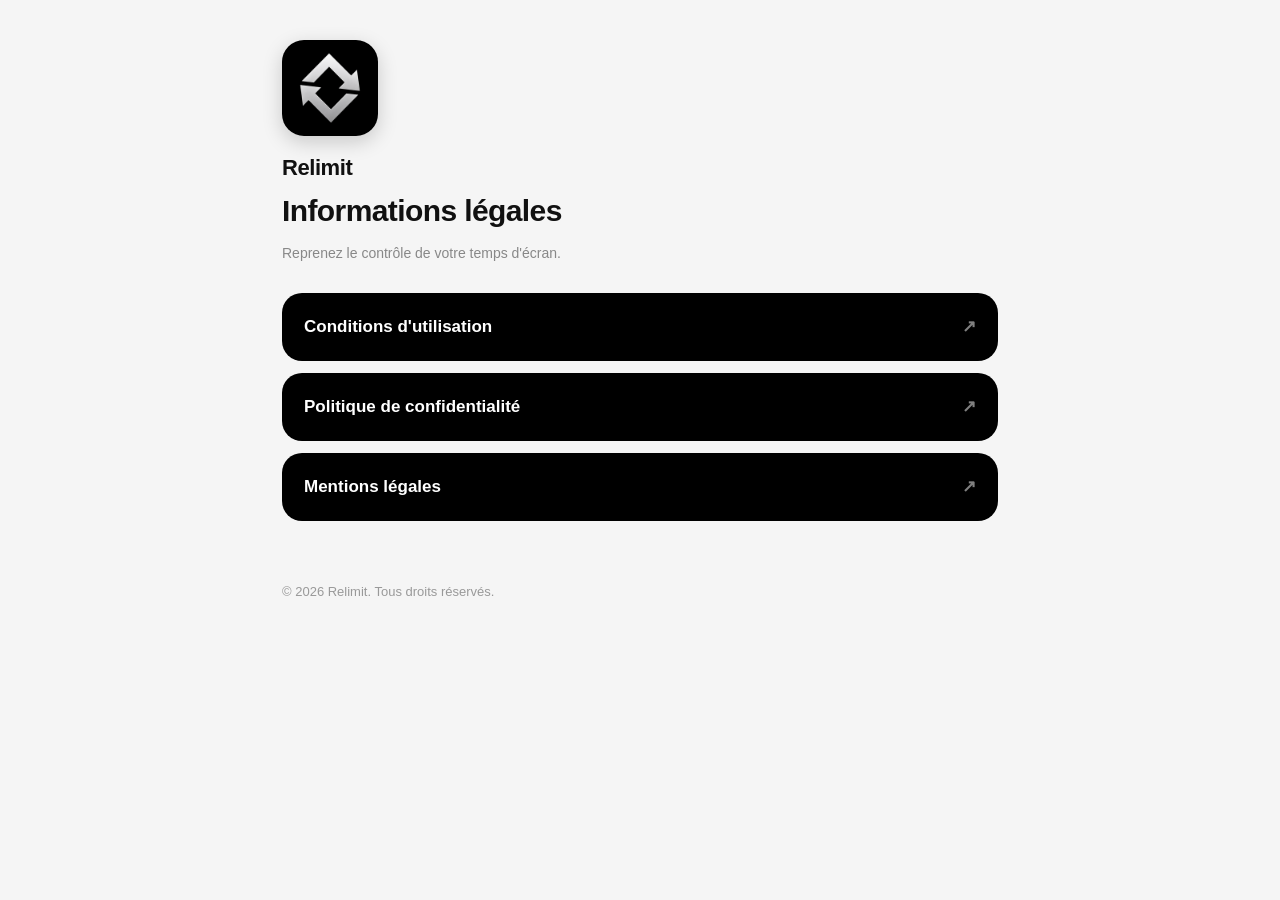
<file: index.html>
<!doctype html>
<html lang="fr">
<head>
  <meta charset="utf-8">
  <meta name="viewport" content="width=device-width, initial-scale=1">
  <title>Relimit — Informations légales</title>
  <link rel="stylesheet" href="/style.css">
</head>
<body>
  <div class="wrap">
    <img class="logo" src="/logo.png" alt="Relimit" width="96" height="96">
    <div class="brand">Relimit</div>
    <h1>Informations légales</h1>
    <p class="updated">Reprenez le contrôle de votre temps d'écran.</p>
    <div class="card-links">
      <a href="/terms">Conditions d'utilisation <span class="arrow">↗</span></a>
      <a href="/privacy">Politique de confidentialité <span class="arrow">↗</span></a>
      <a href="/legal">Mentions légales <span class="arrow">↗</span></a>
    </div>
    <footer>© 2026 Relimit. Tous droits réservés.</footer>
  </div>
</body>
</html>
</file>
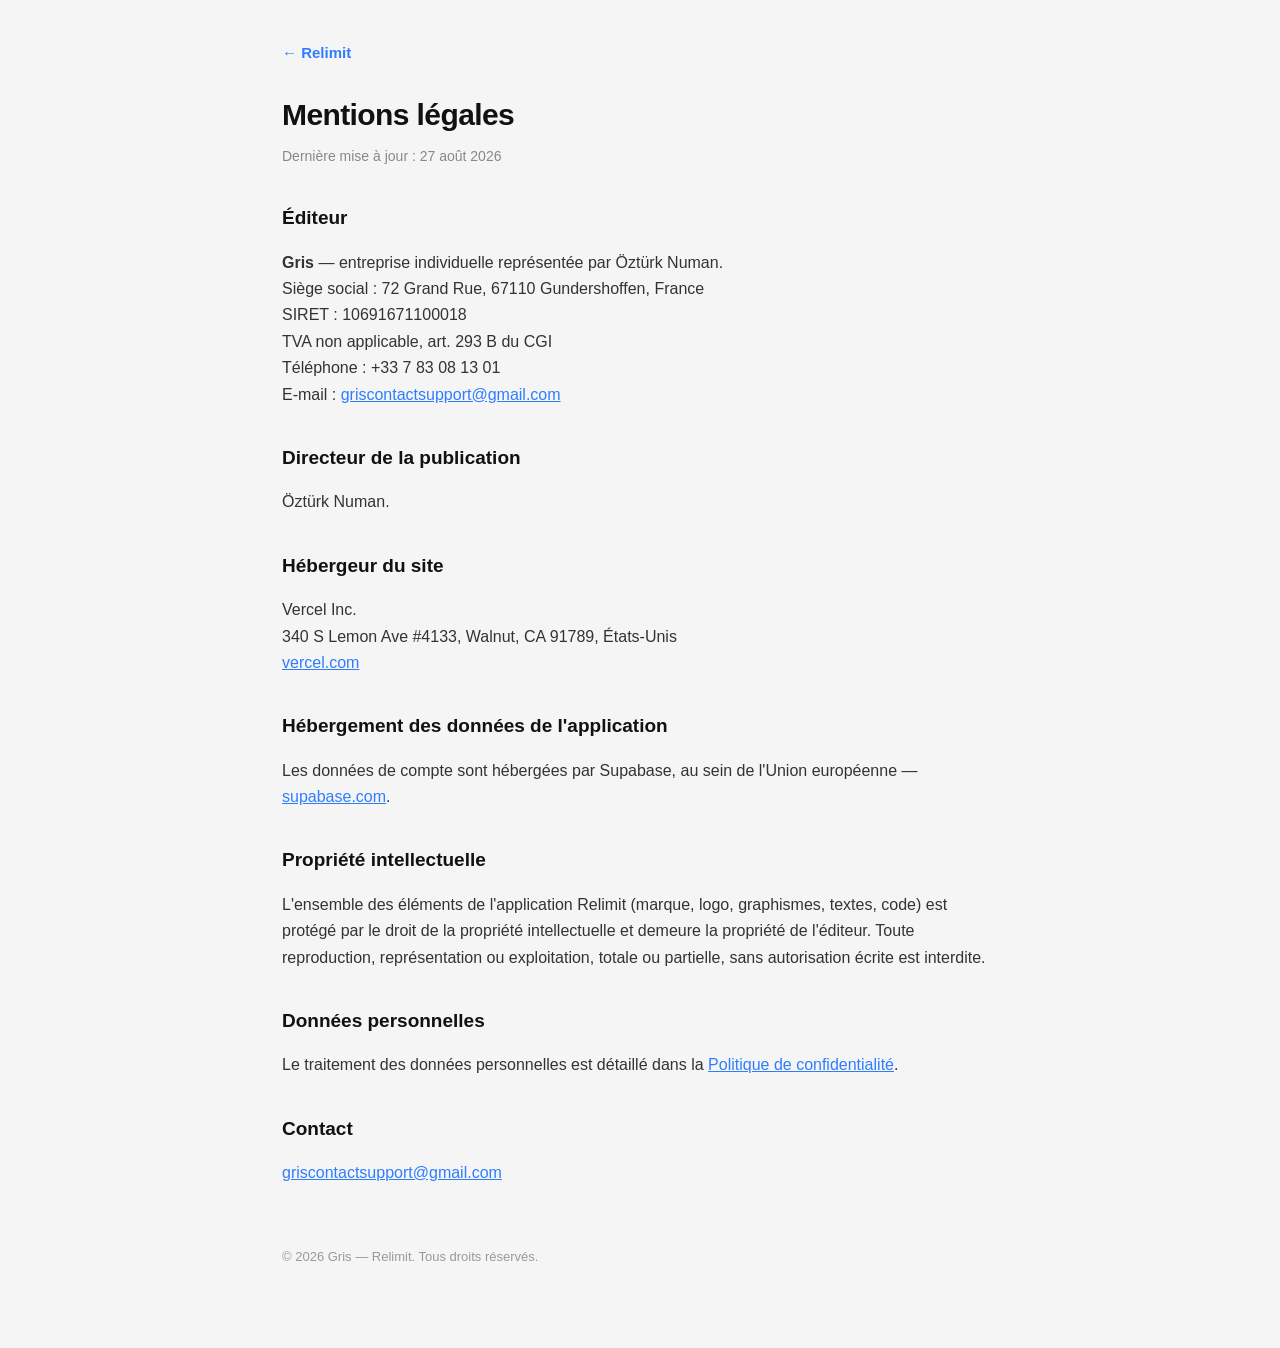
<file: legal.html>
<!doctype html>
<html lang="fr">
<head>
  <meta charset="utf-8">
  <meta name="viewport" content="width=device-width, initial-scale=1">
  <title>Mentions légales — Relimit</title>
  <link rel="stylesheet" href="/style.css">
</head>
<body>
  <div class="wrap">
    <header><a class="back" href="/">← Relimit</a></header>
    <h1>Mentions légales</h1>
    <p class="updated">Dernière mise à jour : 27 août 2026</p>

    <h2>Éditeur</h2>
    <p>
      <strong>Gris</strong> — entreprise individuelle représentée par Öztürk Numan.<br>
      Siège social : 72 Grand Rue, 67110 Gundershoffen, France<br>
      SIRET : 10691671100018<br>
      TVA non applicable, art. 293 B du CGI<br>
      Téléphone : +33 7 83 08 13 01<br>
      E-mail : <a href="mailto:griscontactsupport@gmail.com">griscontactsupport@gmail.com</a>
    </p>

    <h2>Directeur de la publication</h2>
    <p>Öztürk Numan.</p>

    <h2>Hébergeur du site</h2>
    <p>
      Vercel Inc.<br>
      340 S Lemon Ave #4133, Walnut, CA 91789, États-Unis<br>
      <a href="https://vercel.com">vercel.com</a>
    </p>

    <h2>Hébergement des données de l'application</h2>
    <p>Les données de compte sont hébergées par Supabase, au sein de l'Union européenne — <a href="https://supabase.com">supabase.com</a>.</p>

    <h2>Propriété intellectuelle</h2>
    <p>L'ensemble des éléments de l'application Relimit (marque, logo, graphismes, textes, code) est protégé par le droit de la propriété intellectuelle et demeure la propriété de l'éditeur. Toute reproduction, représentation ou exploitation, totale ou partielle, sans autorisation écrite est interdite.</p>

    <h2>Données personnelles</h2>
    <p>Le traitement des données personnelles est détaillé dans la <a href="/privacy">Politique de confidentialité</a>.</p>

    <h2>Contact</h2>
    <p><a href="mailto:griscontactsupport@gmail.com">griscontactsupport@gmail.com</a></p>

    <footer>© 2026 Gris — Relimit. Tous droits réservés.</footer>
  </div>
</body>
</html>
</file>
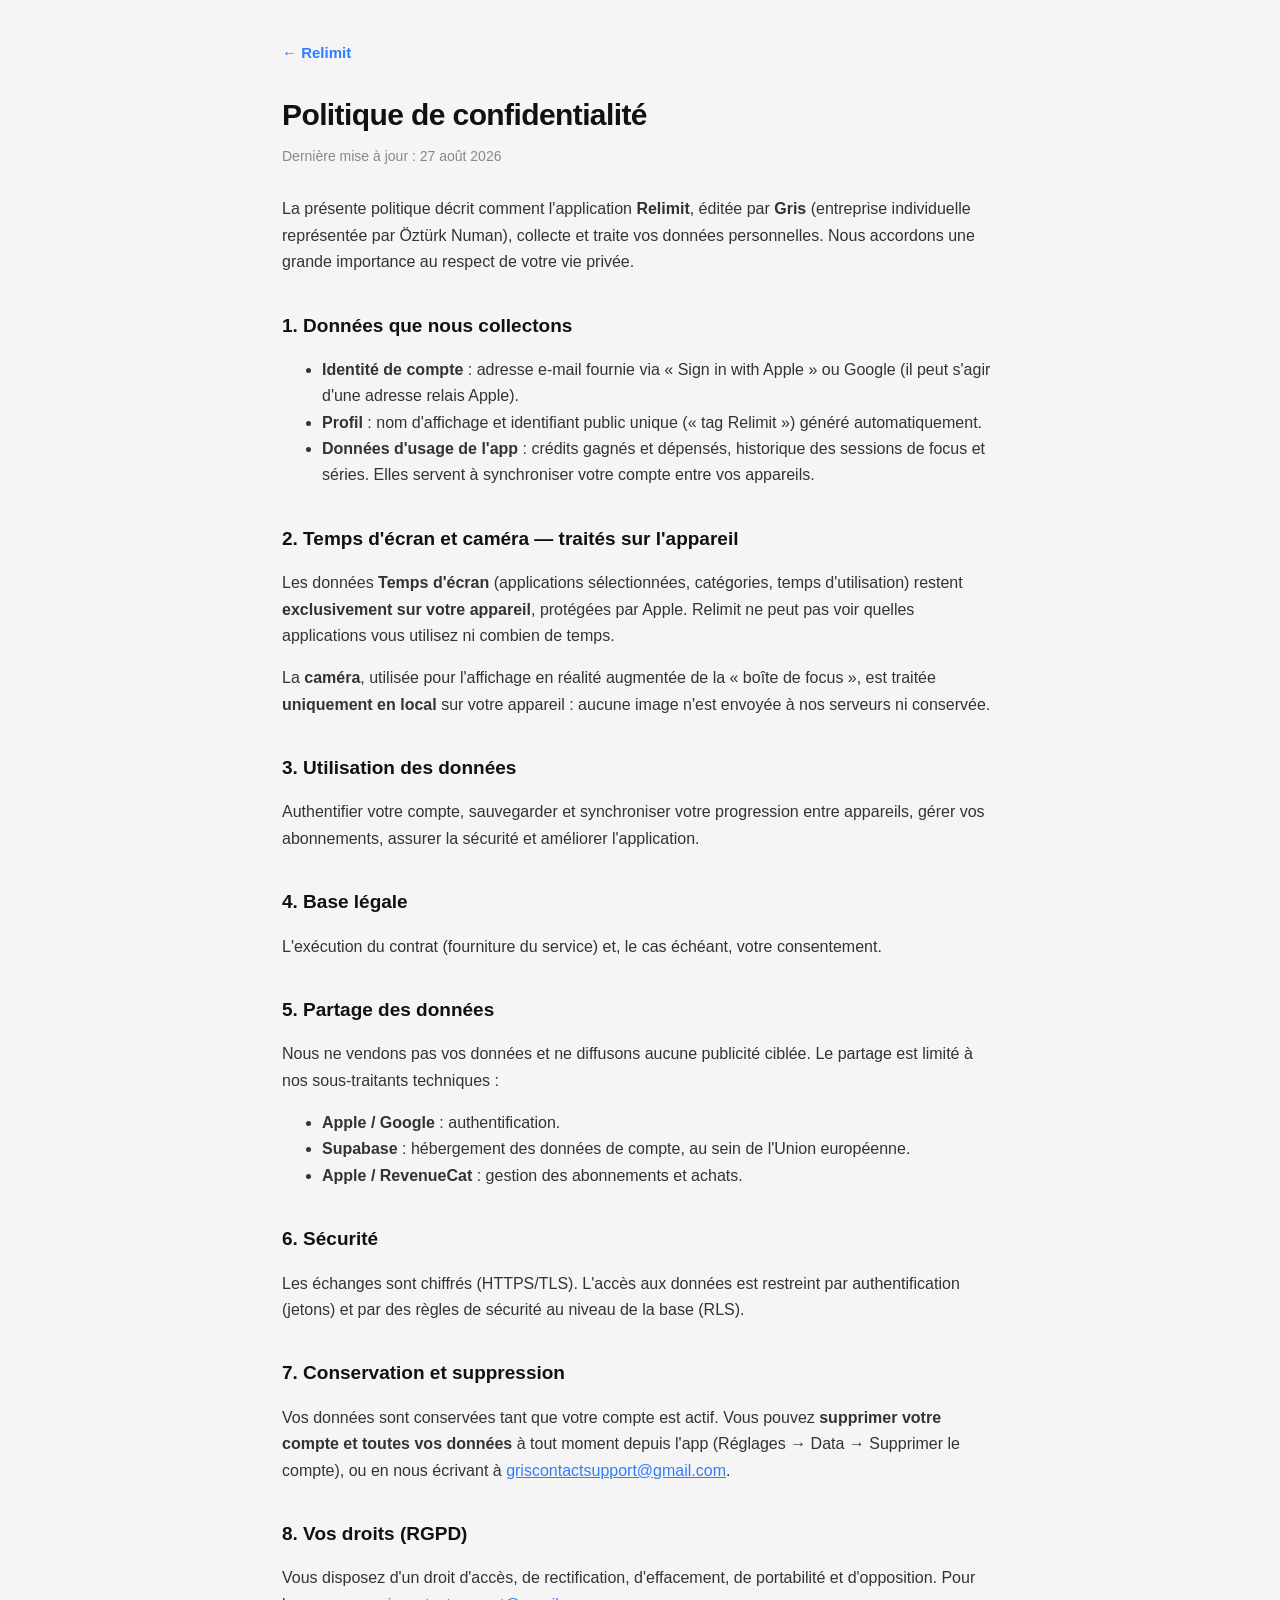
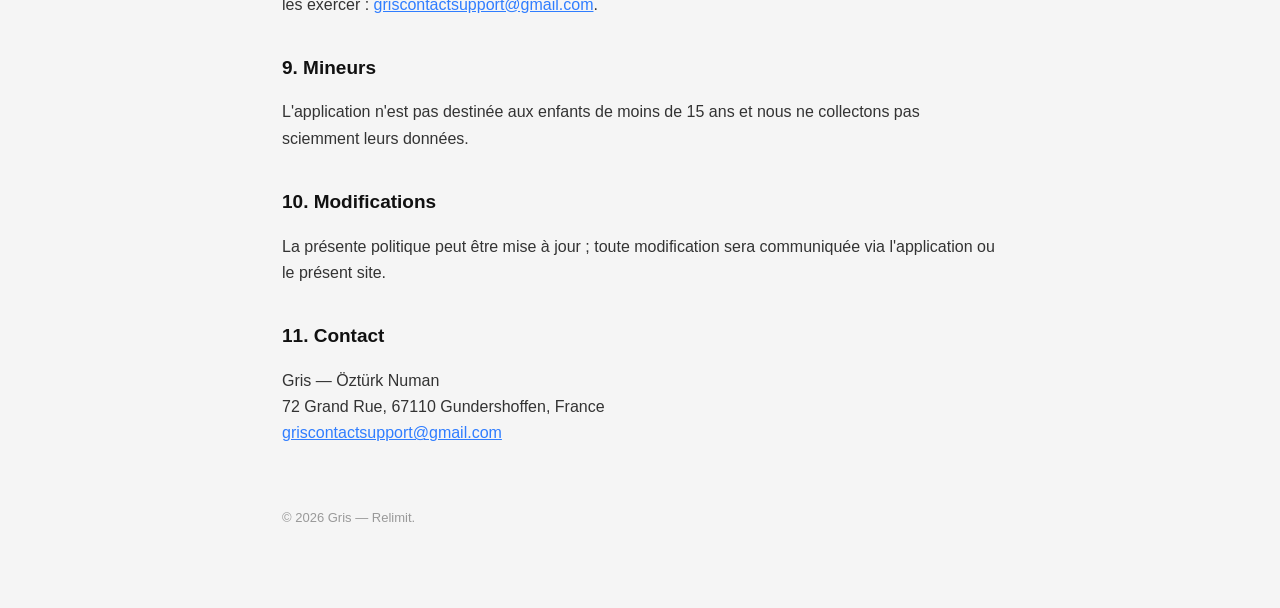
<file: privacy.html>
<!doctype html>
<html lang="fr">
<head>
  <meta charset="utf-8">
  <meta name="viewport" content="width=device-width, initial-scale=1">
  <title>Politique de confidentialité — Relimit</title>
  <link rel="stylesheet" href="/style.css">
</head>
<body>
  <div class="wrap">
    <header><a class="back" href="/">← Relimit</a></header>
    <h1>Politique de confidentialité</h1>
    <p class="updated">Dernière mise à jour : 27 août 2026</p>

    <p>La présente politique décrit comment l'application <strong>Relimit</strong>, éditée par <strong>Gris</strong> (entreprise individuelle représentée par Öztürk Numan), collecte et traite vos données personnelles. Nous accordons une grande importance au respect de votre vie privée.</p>

    <h2>1. Données que nous collectons</h2>
    <ul>
      <li><strong>Identité de compte</strong> : adresse e-mail fournie via « Sign in with Apple » ou Google (il peut s'agir d'une adresse relais Apple).</li>
      <li><strong>Profil</strong> : nom d'affichage et identifiant public unique (« tag Relimit ») généré automatiquement.</li>
      <li><strong>Données d'usage de l'app</strong> : crédits gagnés et dépensés, historique des sessions de focus et séries. Elles servent à synchroniser votre compte entre vos appareils.</li>
    </ul>

    <h2>2. Temps d'écran et caméra — traités sur l'appareil</h2>
    <p>Les données <strong>Temps d'écran</strong> (applications sélectionnées, catégories, temps d'utilisation) restent <strong>exclusivement sur votre appareil</strong>, protégées par Apple. Relimit ne peut pas voir quelles applications vous utilisez ni combien de temps.</p>
    <p>La <strong>caméra</strong>, utilisée pour l'affichage en réalité augmentée de la « boîte de focus », est traitée <strong>uniquement en local</strong> sur votre appareil : aucune image n'est envoyée à nos serveurs ni conservée.</p>

    <h2>3. Utilisation des données</h2>
    <p>Authentifier votre compte, sauvegarder et synchroniser votre progression entre appareils, gérer vos abonnements, assurer la sécurité et améliorer l'application.</p>

    <h2>4. Base légale</h2>
    <p>L'exécution du contrat (fourniture du service) et, le cas échéant, votre consentement.</p>

    <h2>5. Partage des données</h2>
    <p>Nous ne vendons pas vos données et ne diffusons aucune publicité ciblée. Le partage est limité à nos sous-traitants techniques :</p>
    <ul>
      <li><strong>Apple / Google</strong> : authentification.</li>
      <li><strong>Supabase</strong> : hébergement des données de compte, au sein de l'Union européenne.</li>
      <li><strong>Apple / RevenueCat</strong> : gestion des abonnements et achats.</li>
    </ul>

    <h2>6. Sécurité</h2>
    <p>Les échanges sont chiffrés (HTTPS/TLS). L'accès aux données est restreint par authentification (jetons) et par des règles de sécurité au niveau de la base (RLS).</p>

    <h2>7. Conservation et suppression</h2>
    <p>Vos données sont conservées tant que votre compte est actif. Vous pouvez <strong>supprimer votre compte et toutes vos données</strong> à tout moment depuis l'app (Réglages → Data → Supprimer le compte), ou en nous écrivant à <a href="mailto:griscontactsupport@gmail.com">griscontactsupport@gmail.com</a>.</p>

    <h2>8. Vos droits (RGPD)</h2>
    <p>Vous disposez d'un droit d'accès, de rectification, d'effacement, de portabilité et d'opposition. Pour les exercer : <a href="mailto:griscontactsupport@gmail.com">griscontactsupport@gmail.com</a>.</p>

    <h2>9. Mineurs</h2>
    <p>L'application n'est pas destinée aux enfants de moins de 15 ans et nous ne collectons pas sciemment leurs données.</p>

    <h2>10. Modifications</h2>
    <p>La présente politique peut être mise à jour ; toute modification sera communiquée via l'application ou le présent site.</p>

    <h2>11. Contact</h2>
    <p>
      Gris — Öztürk Numan<br>
      72 Grand Rue, 67110 Gundershoffen, France<br>
      <a href="mailto:griscontactsupport@gmail.com">griscontactsupport@gmail.com</a>
    </p>

    <footer>© 2026 Gris — Relimit.</footer>
  </div>
</body>
</html>
</file>
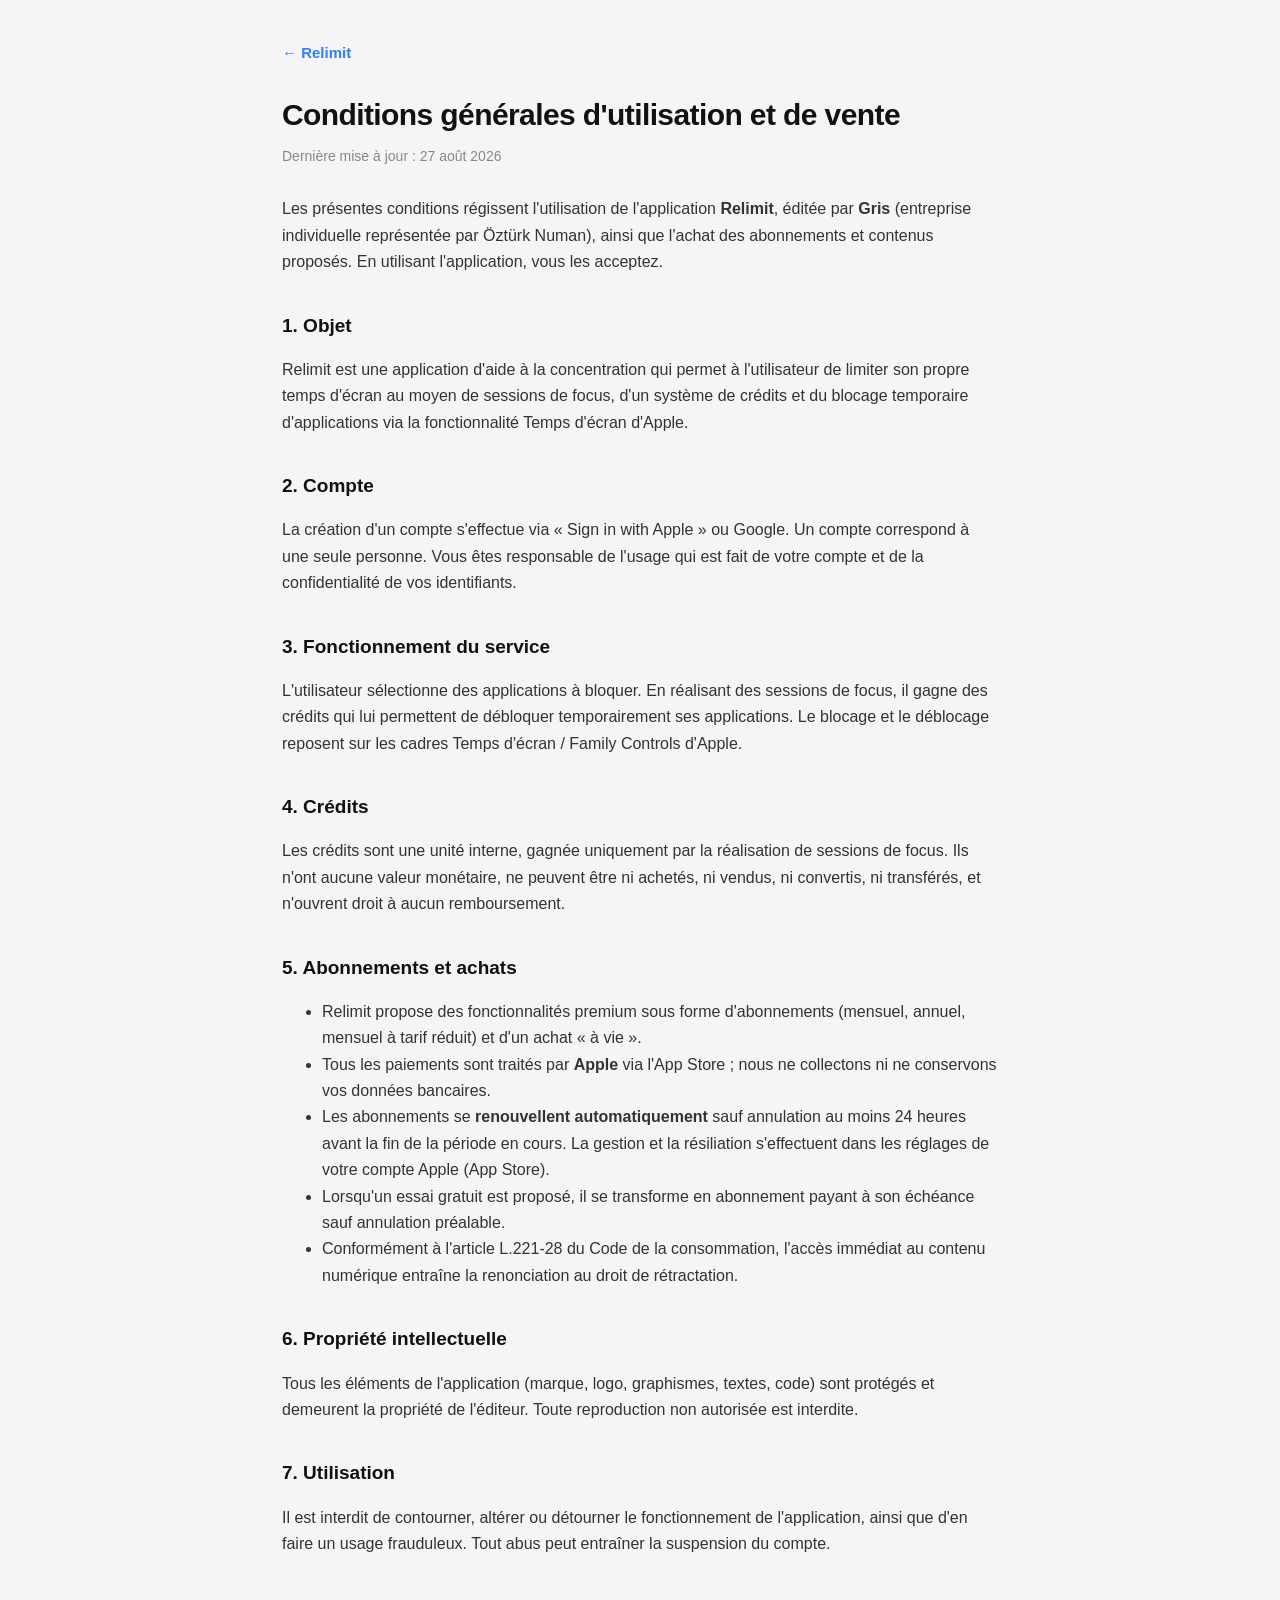
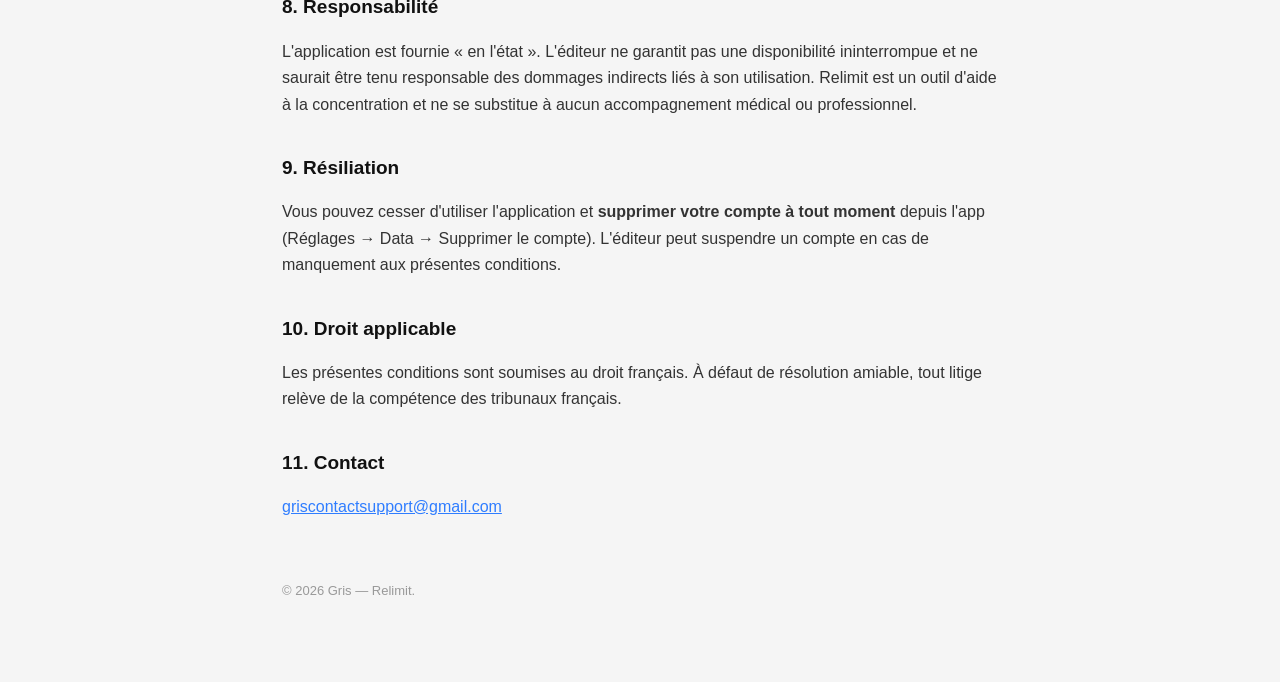
<file: terms.html>
<!doctype html>
<html lang="fr">
<head>
  <meta charset="utf-8">
  <meta name="viewport" content="width=device-width, initial-scale=1">
  <title>Conditions d'utilisation — Relimit</title>
  <link rel="stylesheet" href="/style.css">
</head>
<body>
  <div class="wrap">
    <header><a class="back" href="/">← Relimit</a></header>
    <h1>Conditions générales d'utilisation et de vente</h1>
    <p class="updated">Dernière mise à jour : 27 août 2026</p>

    <p>Les présentes conditions régissent l'utilisation de l'application <strong>Relimit</strong>, éditée par <strong>Gris</strong> (entreprise individuelle représentée par Öztürk Numan), ainsi que l'achat des abonnements et contenus proposés. En utilisant l'application, vous les acceptez.</p>

    <h2>1. Objet</h2>
    <p>Relimit est une application d'aide à la concentration qui permet à l'utilisateur de limiter son propre temps d'écran au moyen de sessions de focus, d'un système de crédits et du blocage temporaire d'applications via la fonctionnalité Temps d'écran d'Apple.</p>

    <h2>2. Compte</h2>
    <p>La création d'un compte s'effectue via « Sign in with Apple » ou Google. Un compte correspond à une seule personne. Vous êtes responsable de l'usage qui est fait de votre compte et de la confidentialité de vos identifiants.</p>

    <h2>3. Fonctionnement du service</h2>
    <p>L'utilisateur sélectionne des applications à bloquer. En réalisant des sessions de focus, il gagne des crédits qui lui permettent de débloquer temporairement ses applications. Le blocage et le déblocage reposent sur les cadres Temps d'écran / Family Controls d'Apple.</p>

    <h2>4. Crédits</h2>
    <p>Les crédits sont une unité interne, gagnée uniquement par la réalisation de sessions de focus. Ils n'ont aucune valeur monétaire, ne peuvent être ni achetés, ni vendus, ni convertis, ni transférés, et n'ouvrent droit à aucun remboursement.</p>

    <h2>5. Abonnements et achats</h2>
    <ul>
      <li>Relimit propose des fonctionnalités premium sous forme d'abonnements (mensuel, annuel, mensuel à tarif réduit) et d'un achat « à vie ».</li>
      <li>Tous les paiements sont traités par <strong>Apple</strong> via l'App Store ; nous ne collectons ni ne conservons vos données bancaires.</li>
      <li>Les abonnements se <strong>renouvellent automatiquement</strong> sauf annulation au moins 24 heures avant la fin de la période en cours. La gestion et la résiliation s'effectuent dans les réglages de votre compte Apple (App Store).</li>
      <li>Lorsqu'un essai gratuit est proposé, il se transforme en abonnement payant à son échéance sauf annulation préalable.</li>
      <li>Conformément à l'article L.221-28 du Code de la consommation, l'accès immédiat au contenu numérique entraîne la renonciation au droit de rétractation.</li>
    </ul>

    <h2>6. Propriété intellectuelle</h2>
    <p>Tous les éléments de l'application (marque, logo, graphismes, textes, code) sont protégés et demeurent la propriété de l'éditeur. Toute reproduction non autorisée est interdite.</p>

    <h2>7. Utilisation</h2>
    <p>Il est interdit de contourner, altérer ou détourner le fonctionnement de l'application, ainsi que d'en faire un usage frauduleux. Tout abus peut entraîner la suspension du compte.</p>

    <h2>8. Responsabilité</h2>
    <p>L'application est fournie « en l'état ». L'éditeur ne garantit pas une disponibilité ininterrompue et ne saurait être tenu responsable des dommages indirects liés à son utilisation. Relimit est un outil d'aide à la concentration et ne se substitue à aucun accompagnement médical ou professionnel.</p>

    <h2>9. Résiliation</h2>
    <p>Vous pouvez cesser d'utiliser l'application et <strong>supprimer votre compte à tout moment</strong> depuis l'app (Réglages → Data → Supprimer le compte). L'éditeur peut suspendre un compte en cas de manquement aux présentes conditions.</p>

    <h2>10. Droit applicable</h2>
    <p>Les présentes conditions sont soumises au droit français. À défaut de résolution amiable, tout litige relève de la compétence des tribunaux français.</p>

    <h2>11. Contact</h2>
    <p><a href="mailto:griscontactsupport@gmail.com">griscontactsupport@gmail.com</a></p>

    <footer>© 2026 Gris — Relimit.</footer>
  </div>
</body>
</html>
</file>
<file: style.css>
:root { color-scheme: light dark; }
* { box-sizing: border-box; }
body {
  margin: 0;
  font-family: -apple-system, BlinkMacSystemFont, "Segoe UI", Roboto, Helvetica, Arial, sans-serif;
  line-height: 1.65;
  color: #111;
  background: #f5f5f5;
  -webkit-font-smoothing: antialiased;
}
.wrap { max-width: 760px; margin: 0 auto; padding: 40px 22px 80px; }
header a.back {
  display: inline-block; margin-bottom: 24px; color: #2f7dff;
  text-decoration: none; font-weight: 600; font-size: 15px;
}
h1 { font-size: 30px; font-weight: 800; margin: 0 0 6px; letter-spacing: -0.02em; }
.updated { color: #888; font-size: 14px; margin: 0 0 28px; }
h2 { font-size: 19px; font-weight: 700; margin: 34px 0 10px; }
p, li { font-size: 16px; color: #333; }
a { color: #2f7dff; }
.note {
  background: #fff6d6; border: 1px solid #f0d97a; border-radius: 12px;
  padding: 14px 16px; font-size: 14px; color: #6b5600; margin: 0 0 28px;
}
.card-links { display: flex; flex-direction: column; gap: 12px; margin-top: 26px; }
.card-links a {
  display: flex; align-items: center; justify-content: space-between;
  background: #000; color: #fff; text-decoration: none;
  padding: 20px 22px; border-radius: 20px; font-weight: 600; font-size: 17px;
}
.card-links a span.arrow { opacity: .5; }
.logo { display: block; width: 96px; height: 96px; border-radius: 22px; margin: 0 0 14px; box-shadow: 0 6px 20px rgba(0,0,0,.18); }
.brand { font-weight: 800; font-size: 22px; letter-spacing: -0.02em; }
footer { margin-top: 60px; color: #999; font-size: 13px; }
@media (prefers-color-scheme: dark) {
  body { background: #0c0c0c; color: #eee; }
  h1 { color: #fff; } p, li { color: #cfcfcf; } h2 { color: #fff; }
  .note { background: #2a2410; border-color: #4a3f16; color: #e5cf7a; }
}
</file>
